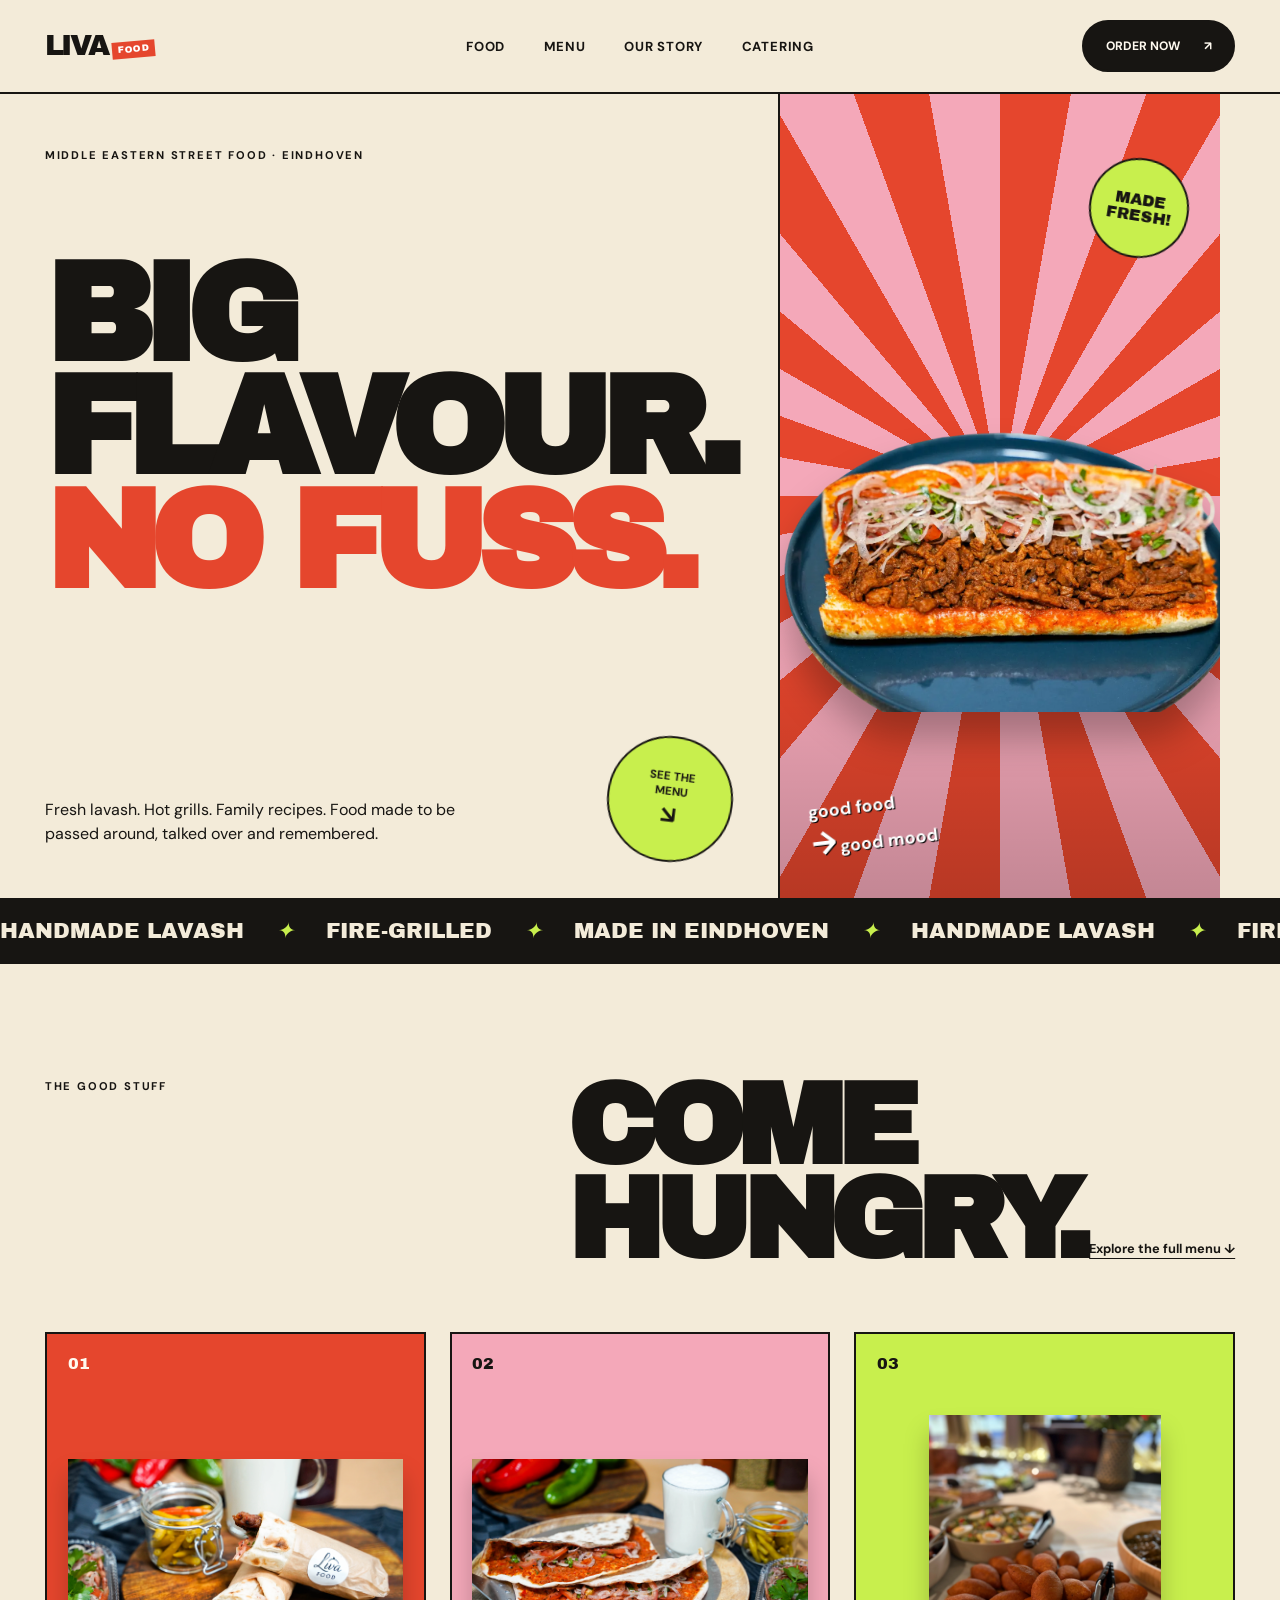
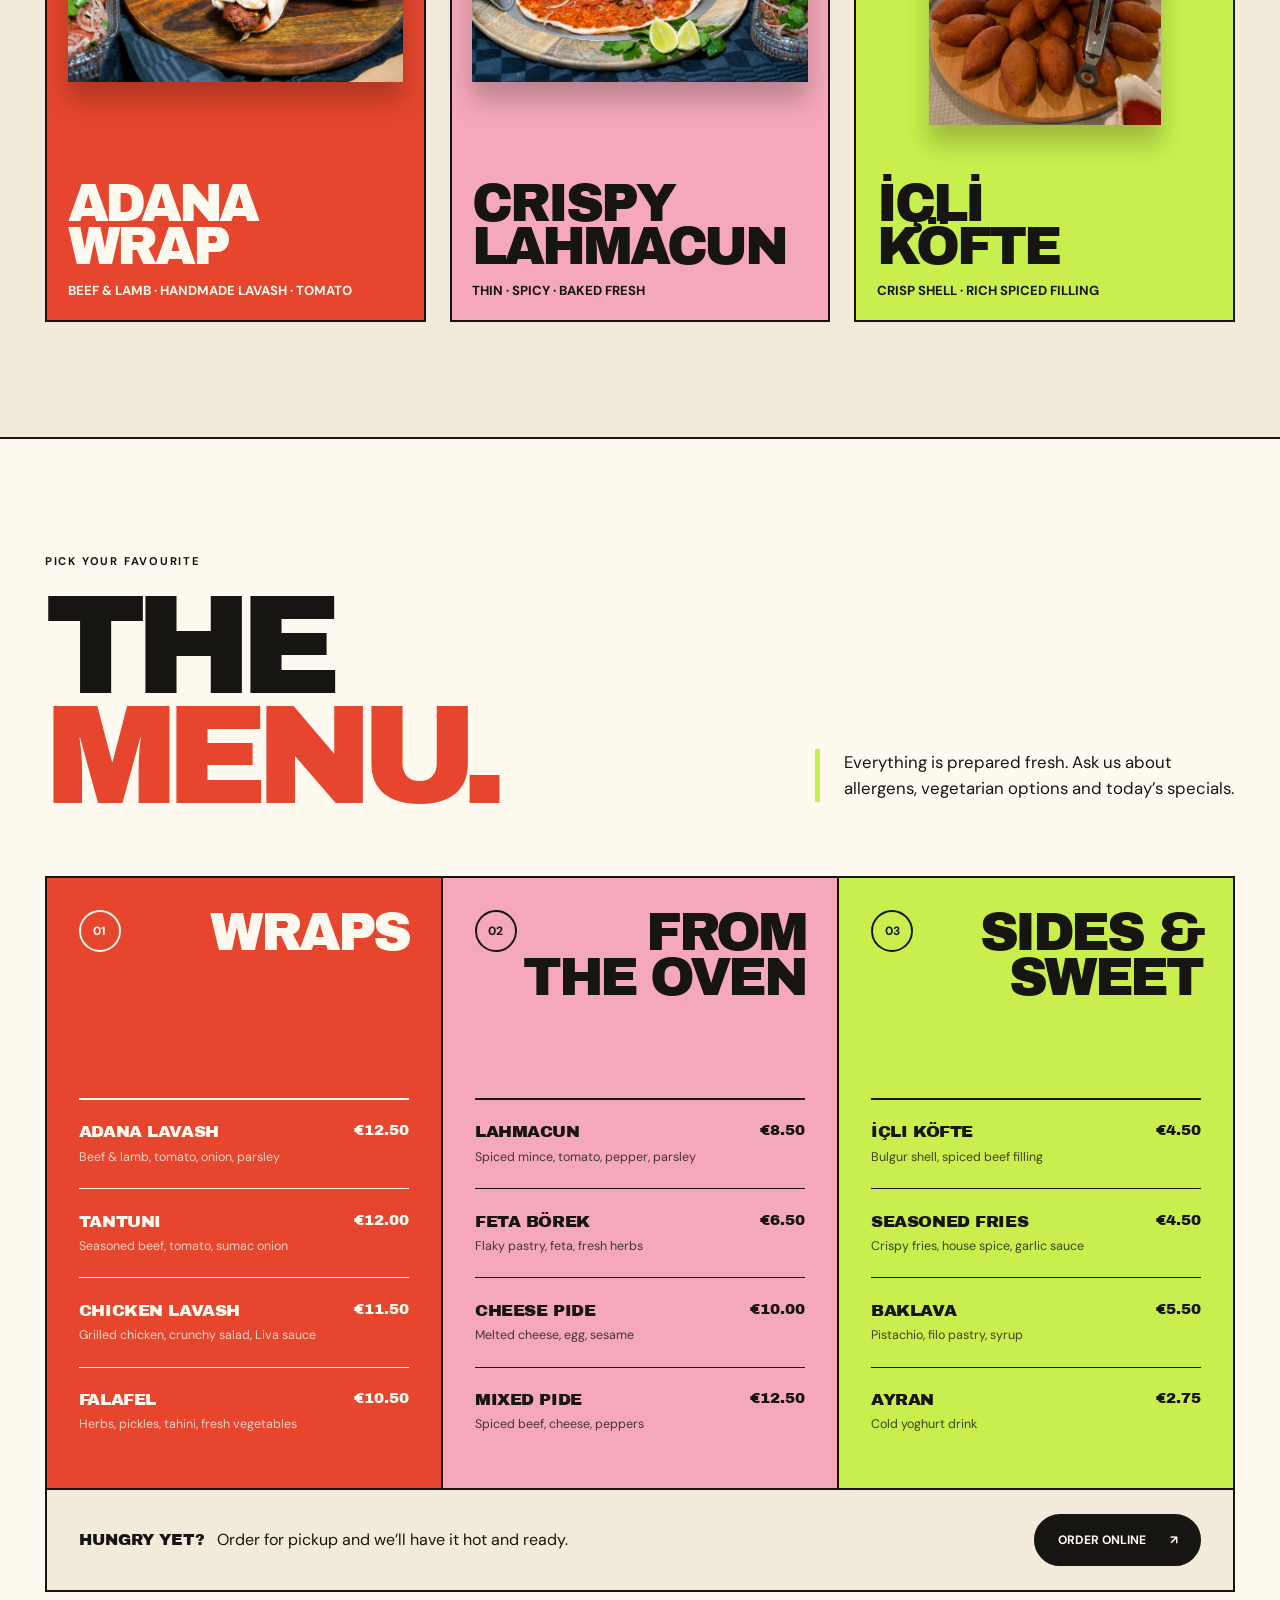
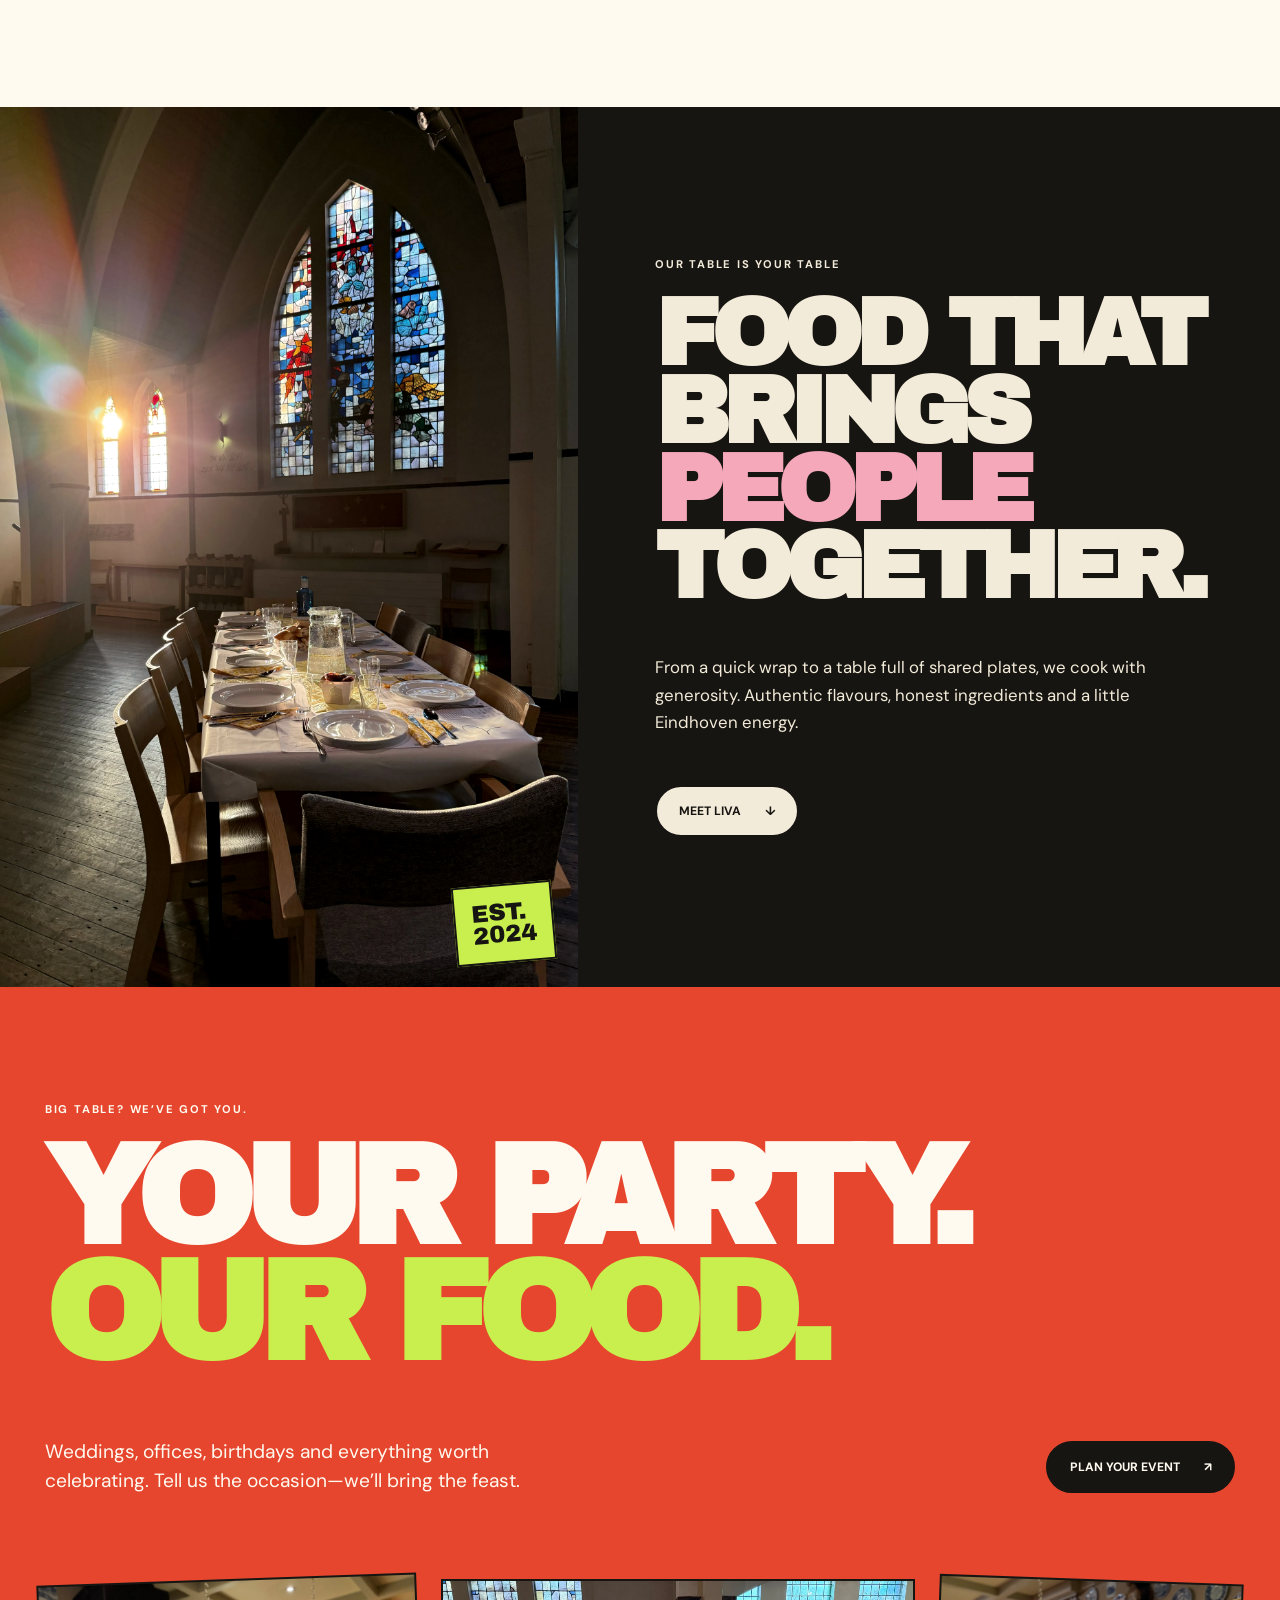
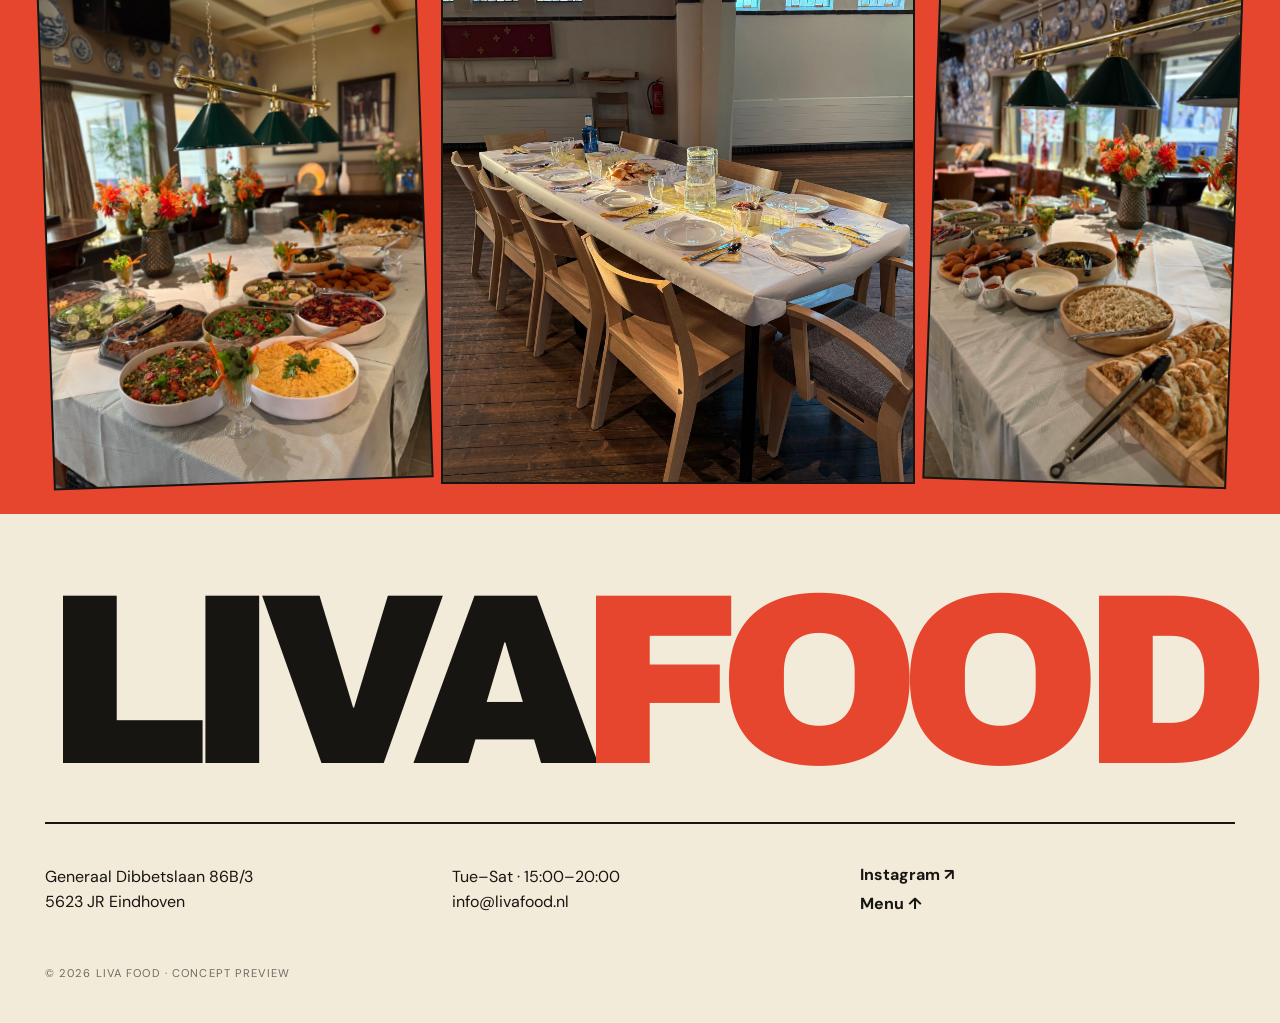
<file: index.html>
<!doctype html>
<html lang="en">
<head>
  <meta charset="utf-8">
  <meta name="viewport" content="width=device-width, initial-scale=1">
  <meta name="description" content="Liva Food — bold Middle Eastern street food and catering in Eindhoven.">
  <title>Liva Food — Concept</title>
  <link rel="preconnect" href="https://fonts.googleapis.com">
  <link rel="preconnect" href="https://fonts.gstatic.com" crossorigin>
  <link href="https://fonts.googleapis.com/css2?family=Archivo+Black&family=DM+Sans:wght@400;500;700&display=swap" rel="stylesheet">
  <link rel="stylesheet" href="concept.css">
</head>
<body>
  <header class="site-header">
    <a class="brand" href="index.html" aria-label="Liva Food concept home">
      <span>LIVA</span><small>FOOD</small>
    </a>
    <nav class="desktop-nav" aria-label="Main navigation">
      <a href="#food">Food</a><a href="#menu">Menu</a><a href="#story">Our story</a><a href="#catering">Catering</a>
    </nav>
    <a class="pill pill-dark order-top" href="https://liva-food-nl.sides-shop.com/articles" target="_blank" rel="noopener">Order now <span>↗</span></a>
    <button class="menu-toggle" type="button" aria-label="Open menu" aria-expanded="false"><span></span><span></span></button>
  </header>

  <main>
    <section class="hero" aria-labelledby="hero-title">
      <div class="hero-copy">
        <p class="kicker">Middle Eastern street food · Eindhoven</p>
        <h1 id="hero-title"><span>BIG</span><span>FLAVOUR.</span><span class="accent-line">NO FUSS.</span></h1>
        <div class="hero-bottom">
          <p>Fresh lavash. Hot grills. Family recipes. Food made to be passed around, talked over and remembered.</p>
          <a class="round-link" href="#menu" aria-label="See the menu"><span>SEE THE<br>MENU</span><b>↘</b></a>
        </div>
      </div>
      <div class="hero-visual">
        <div class="sunburst" aria-hidden="true"></div>
        <span class="sticker">MADE<br>FRESH!</span>
        <img src="images/Tantuni3-Photoroom.webp" alt="Freshly prepared Liva Food wrap">
        <div class="scribble" aria-hidden="true">good food<br><i>→</i> good mood</div>
      </div>
    </section>

    <div class="marquee" aria-label="Fresh food highlights">
      <div><span>HANDMADE LAVASH</span><i>✦</i><span>FIRE-GRILLED</span><i>✦</i><span>MADE IN EINDHOVEN</span><i>✦</i><span>HANDMADE LAVASH</span><i>✦</i><span>FIRE-GRILLED</span><i>✦</i></div>
    </div>

    <section class="food-section" id="food">
      <div class="section-heading">
        <p class="kicker">The good stuff</p>
        <h2>COME<br>HUNGRY.</h2>
        <a class="text-link" href="#menu">Explore the full menu ↓</a>
      </div>
      <div class="food-grid">
        <a class="food-card card-red" href="#menu">
          <span class="number">01</span>
          <img src="images/Adana Lavash1.webp" alt="Adana lavash wrap">
          <div><h3>ADANA<br>WRAP</h3><p>Beef & lamb · handmade lavash · tomato</p></div>
        </a>
        <a class="food-card card-pink" href="#menu">
          <span class="number">02</span>
          <img src="images/Lahmacun5.webp" alt="Crispy lahmacun">
          <div><h3>CRISPY<br>LAHMACUN</h3><p>Thin · spicy · baked fresh</p></div>
        </a>
        <a class="food-card card-green" href="#menu">
          <span class="number">03</span>
          <img src="images/iclikofte.webp" alt="Icli kofte">
          <div><h3>İÇLİ<br>KÖFTE</h3><p>Crisp shell · rich spiced filling</p></div>
        </a>
      </div>
    </section>

    <section class="menu-section" id="menu" aria-labelledby="menu-title">
      <div class="menu-intro">
        <div>
          <p class="kicker">Pick your favourite</p>
          <h2 id="menu-title">THE<br><span>MENU.</span></h2>
        </div>
        <p class="menu-note">Everything is prepared fresh. Ask us about allergens, vegetarian options and today’s specials.</p>
      </div>

      <div class="menu-board">
        <div class="menu-column">
          <div class="menu-category"><span class="category-number">01</span><h3>WRAPS</h3></div>
          <ul class="menu-list">
            <li><div><h4>Adana lavash</h4><p>Beef &amp; lamb, tomato, onion, parsley</p></div><strong>€12.50</strong></li>
            <li><div><h4>Tantuni</h4><p>Seasoned beef, tomato, sumac onion</p></div><strong>€12.00</strong></li>
            <li><div><h4>Chicken lavash</h4><p>Grilled chicken, crunchy salad, Liva sauce</p></div><strong>€11.50</strong></li>
            <li><div><h4>Falafel</h4><p>Herbs, pickles, tahini, fresh vegetables</p></div><strong>€10.50</strong></li>
          </ul>
        </div>
        <div class="menu-column menu-column-pink">
          <div class="menu-category"><span class="category-number">02</span><h3>FROM<br>THE OVEN</h3></div>
          <ul class="menu-list">
            <li><div><h4>Lahmacun</h4><p>Spiced mince, tomato, pepper, parsley</p></div><strong>€8.50</strong></li>
            <li><div><h4>Feta börek</h4><p>Flaky pastry, feta, fresh herbs</p></div><strong>€6.50</strong></li>
            <li><div><h4>Cheese pide</h4><p>Melted cheese, egg, sesame</p></div><strong>€10.00</strong></li>
            <li><div><h4>Mixed pide</h4><p>Spiced beef, cheese, peppers</p></div><strong>€12.50</strong></li>
          </ul>
        </div>
        <div class="menu-column menu-column-acid">
          <div class="menu-category"><span class="category-number">03</span><h3>SIDES &amp;<br>SWEET</h3></div>
          <ul class="menu-list">
            <li><div><h4>İçli köfte</h4><p>Bulgur shell, spiced beef filling</p></div><strong>€4.50</strong></li>
            <li><div><h4>Seasoned fries</h4><p>Crispy fries, house spice, garlic sauce</p></div><strong>€4.50</strong></li>
            <li><div><h4>Baklava</h4><p>Pistachio, filo pastry, syrup</p></div><strong>€5.50</strong></li>
            <li><div><h4>Ayran</h4><p>Cold yoghurt drink</p></div><strong>€2.75</strong></li>
          </ul>
        </div>
      </div>

      <div class="menu-cta">
        <p><span>HUNGRY YET?</span> Order for pickup and we’ll have it hot and ready.</p>
        <a class="pill pill-dark" href="https://liva-food-nl.sides-shop.com/articles" target="_blank" rel="noopener">Order online <span>↗</span></a>
      </div>
    </section>

    <section class="story" id="story">
      <div class="story-image">
        <img src="images/image00160.webp" alt="A Liva Food catering table">
        <span>EST.<br>2024</span>
      </div>
      <div class="story-copy">
        <p class="kicker">Our table is your table</p>
        <h2>FOOD THAT<br>BRINGS<br><em>PEOPLE</em><br>TOGETHER.</h2>
        <p>From a quick wrap to a table full of shared plates, we cook with generosity. Authentic flavours, honest ingredients and a little Eindhoven energy.</p>
        <a class="pill pill-light" href="#catering">Meet Liva <span>↓</span></a>
      </div>
    </section>

    <section class="catering" id="catering">
      <p class="kicker">Big table? We’ve got you.</p>
      <h2>YOUR PARTY.<br><span>OUR FOOD.</span></h2>
      <div class="catering-row">
        <p>Weddings, offices, birthdays and everything worth celebrating. Tell us the occasion—we’ll bring the feast.</p>
        <a class="pill pill-dark" href="contact.html">Plan your event <span>↗</span></a>
      </div>
      <div class="photo-strip">
        <img src="images/image00012.webp" alt="Liva Food event catering">
        <img src="images/image00158.webp" alt="A catered celebration">
        <img src="images/image00009.webp" alt="Freshly prepared catering dishes">
      </div>
    </section>
  </main>

  <footer>
    <div class="footer-mark">LIVA<span>FOOD</span></div>
    <div class="footer-info">
      <p>Generaal Dibbetslaan 86B/3<br>5623 JR Eindhoven</p>
      <p>Tue–Sat · 15:00–20:00<br><a href="mailto:info@livafood.nl">info@livafood.nl</a></p>
      <div><a href="https://www.instagram.com/livafood.nl" target="_blank" rel="noopener">Instagram ↗</a><a href="#menu">Menu ↑</a></div>
    </div>
    <p class="copyright">© 2026 Liva Food · Concept preview</p>
  </footer>

  <script>
    const toggle = document.querySelector('.menu-toggle');
    const nav = document.querySelector('.desktop-nav');
    toggle.addEventListener('click', () => {
      const open = document.body.classList.toggle('nav-open');
      toggle.setAttribute('aria-expanded', open);
    });
    nav.querySelectorAll('a').forEach(link => link.addEventListener('click', () => {
      document.body.classList.remove('nav-open');
      toggle.setAttribute('aria-expanded', 'false');
    }));
  </script>
</body>
</html>
</file>
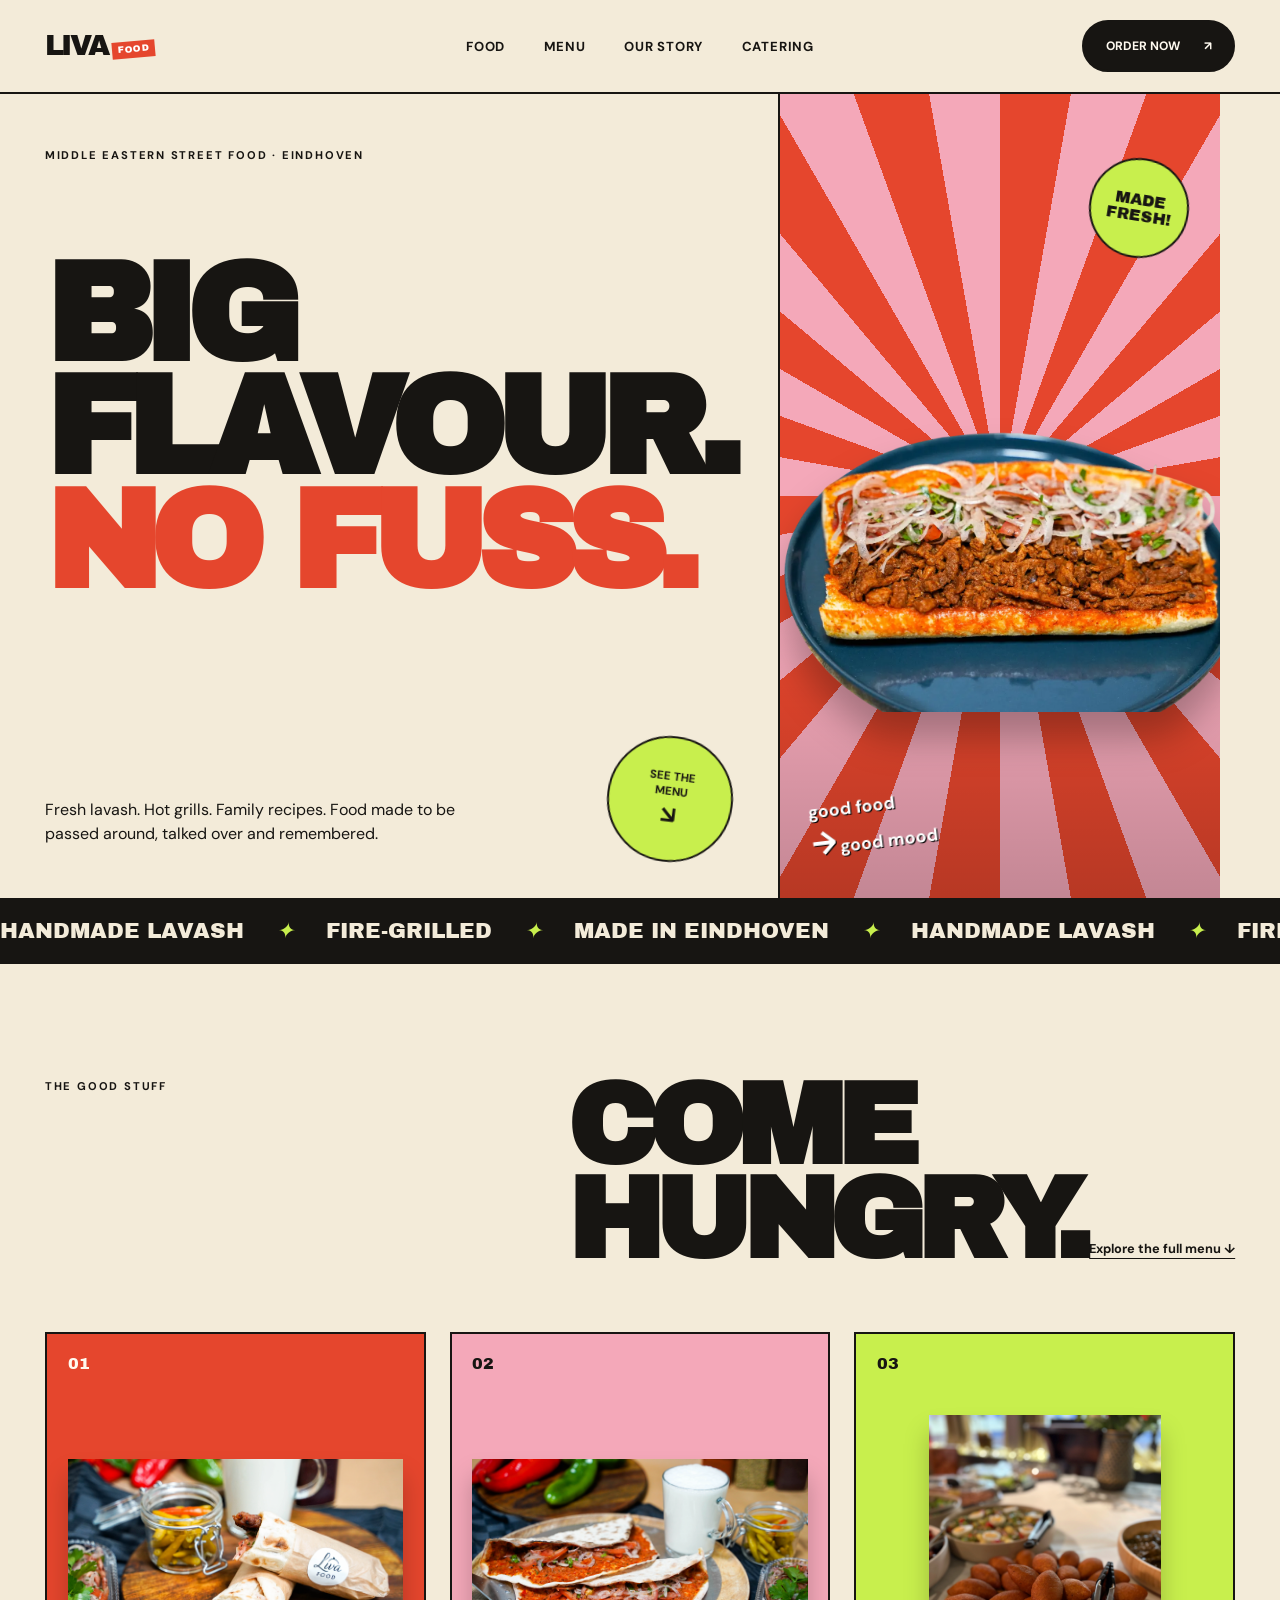
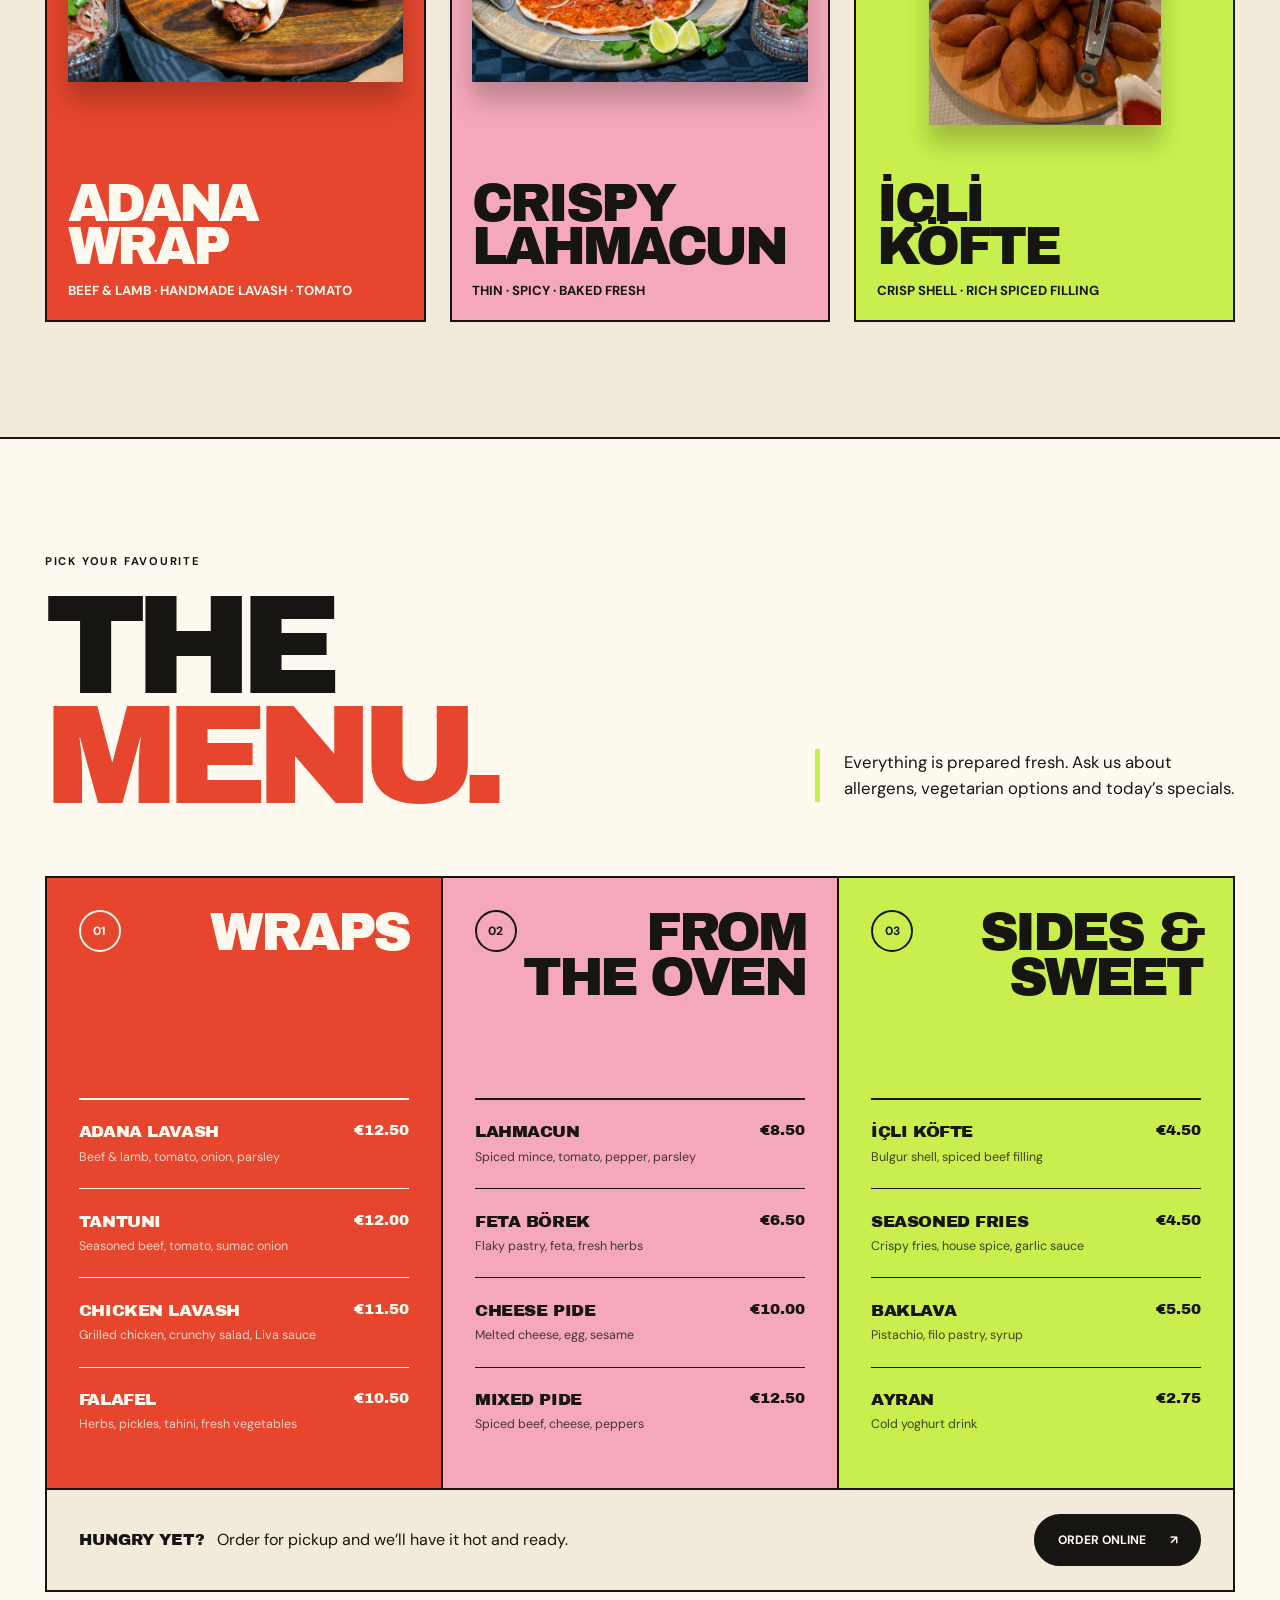
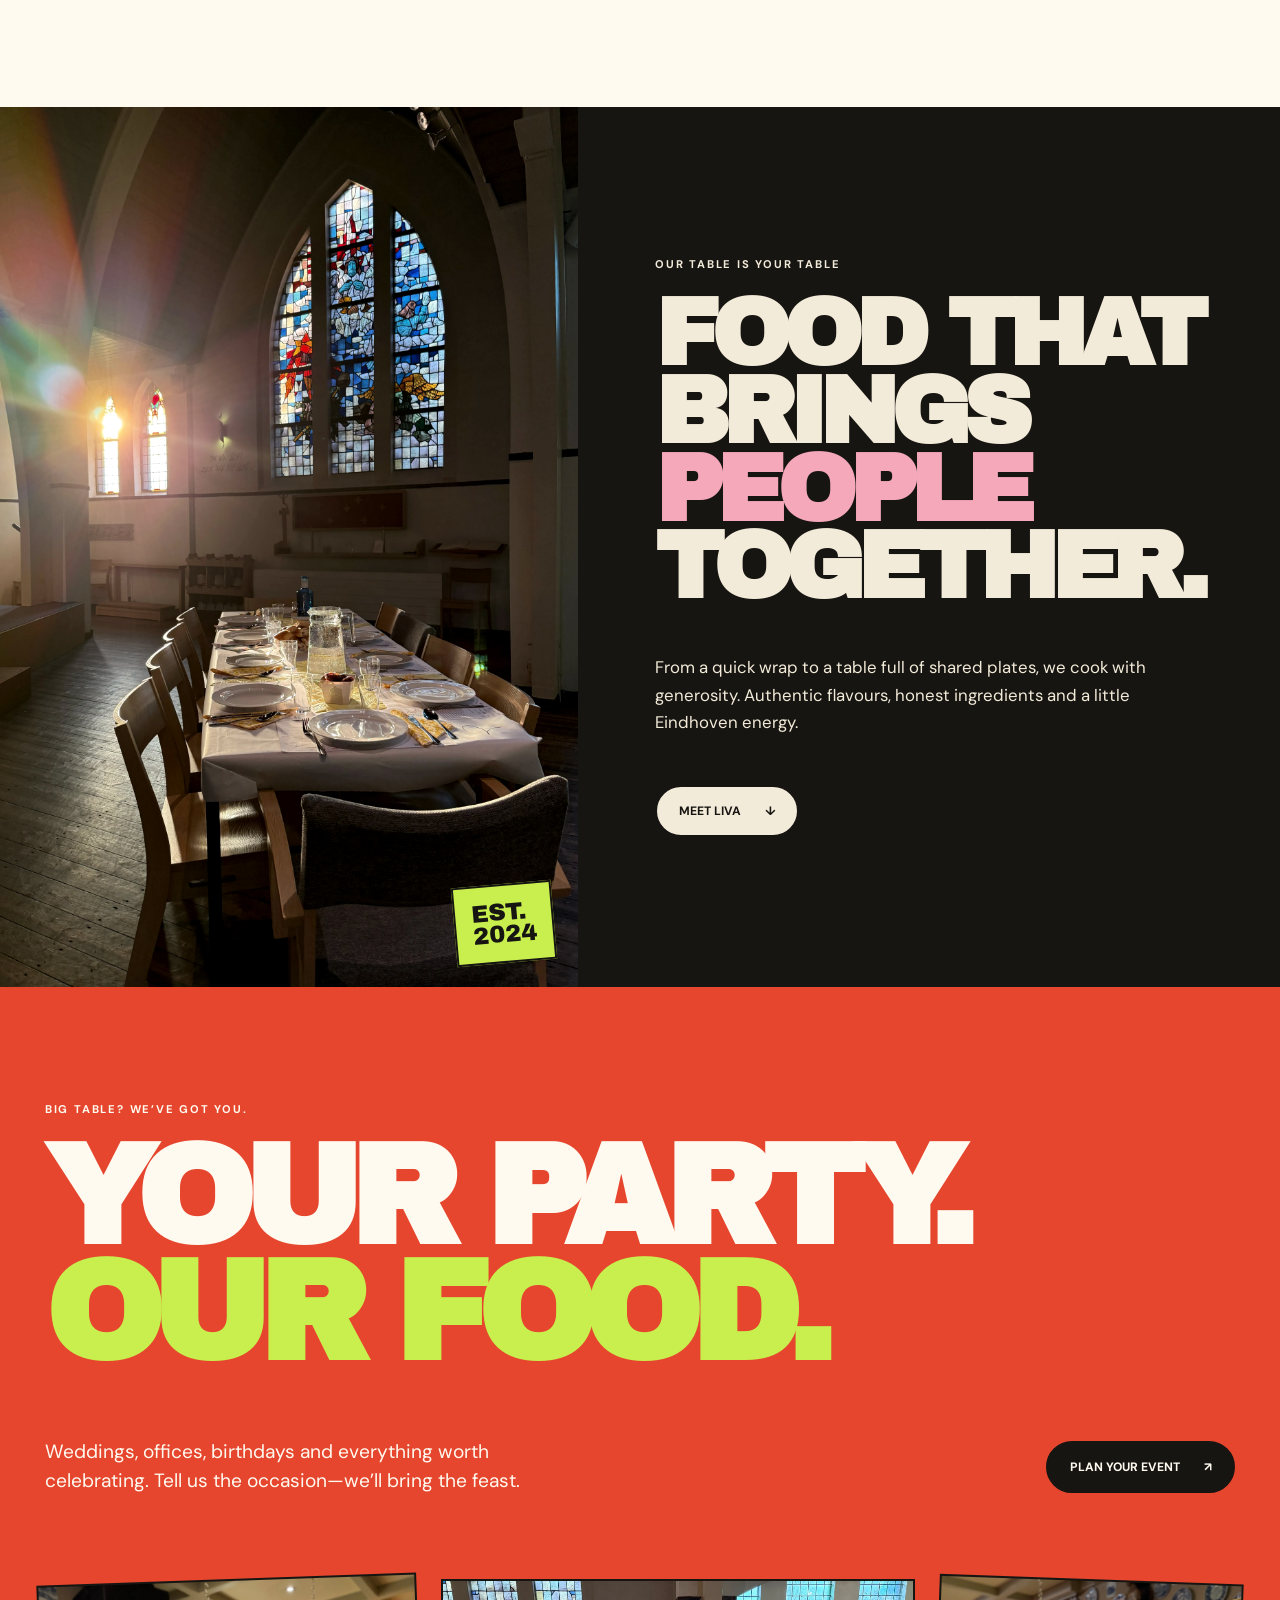
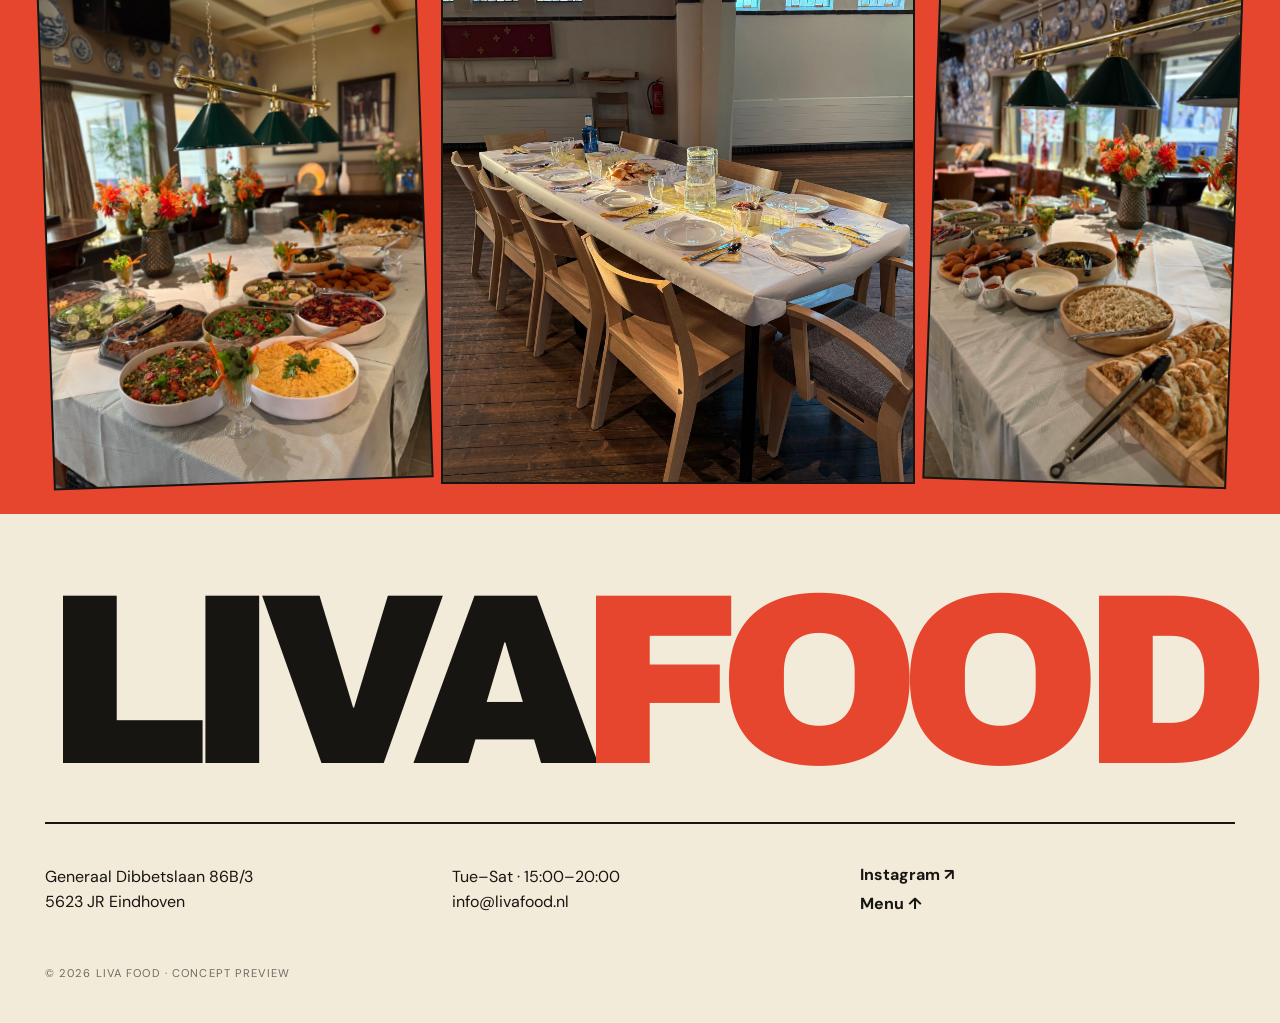
<file: concept.html>
<!doctype html>
<html lang="en">
<head>
  <meta charset="utf-8">
  <meta name="viewport" content="width=device-width, initial-scale=1">
  <meta name="description" content="Liva Food — bold Middle Eastern street food and catering in Eindhoven.">
  <title>Liva Food — Concept</title>
  <link rel="preconnect" href="https://fonts.googleapis.com">
  <link rel="preconnect" href="https://fonts.gstatic.com" crossorigin>
  <link href="https://fonts.googleapis.com/css2?family=Archivo+Black&family=DM+Sans:wght@400;500;700&display=swap" rel="stylesheet">
  <link rel="stylesheet" href="concept.css">
</head>
<body>
  <header class="site-header">
    <a class="brand" href="concept.html" aria-label="Liva Food concept home">
      <span>LIVA</span><small>FOOD</small>
    </a>
    <nav class="desktop-nav" aria-label="Main navigation">
      <a href="#food">Food</a><a href="#menu">Menu</a><a href="#story">Our story</a><a href="#catering">Catering</a>
    </nav>
    <a class="pill pill-dark order-top" href="https://liva-food-nl.sides-shop.com/articles" target="_blank" rel="noopener">Order now <span>↗</span></a>
    <button class="menu-toggle" type="button" aria-label="Open menu" aria-expanded="false"><span></span><span></span></button>
  </header>

  <main>
    <section class="hero" aria-labelledby="hero-title">
      <div class="hero-copy">
        <p class="kicker">Middle Eastern street food · Eindhoven</p>
        <h1 id="hero-title"><span>BIG</span><span>FLAVOUR.</span><span class="accent-line">NO FUSS.</span></h1>
        <div class="hero-bottom">
          <p>Fresh lavash. Hot grills. Family recipes. Food made to be passed around, talked over and remembered.</p>
          <a class="round-link" href="#menu" aria-label="See the menu"><span>SEE THE<br>MENU</span><b>↘</b></a>
        </div>
      </div>
      <div class="hero-visual">
        <div class="sunburst" aria-hidden="true"></div>
        <span class="sticker">MADE<br>FRESH!</span>
        <img src="images/Tantuni3-Photoroom.webp" alt="Freshly prepared Liva Food wrap">
        <div class="scribble" aria-hidden="true">good food<br><i>→</i> good mood</div>
      </div>
    </section>

    <div class="marquee" aria-label="Fresh food highlights">
      <div><span>HANDMADE LAVASH</span><i>✦</i><span>FIRE-GRILLED</span><i>✦</i><span>MADE IN EINDHOVEN</span><i>✦</i><span>HANDMADE LAVASH</span><i>✦</i><span>FIRE-GRILLED</span><i>✦</i></div>
    </div>

    <section class="food-section" id="food">
      <div class="section-heading">
        <p class="kicker">The good stuff</p>
        <h2>COME<br>HUNGRY.</h2>
        <a class="text-link" href="#menu">Explore the full menu ↓</a>
      </div>
      <div class="food-grid">
        <a class="food-card card-red" href="#menu">
          <span class="number">01</span>
          <img src="images/Adana Lavash1.webp" alt="Adana lavash wrap">
          <div><h3>ADANA<br>WRAP</h3><p>Beef & lamb · handmade lavash · tomato</p></div>
        </a>
        <a class="food-card card-pink" href="#menu">
          <span class="number">02</span>
          <img src="images/Lahmacun5.webp" alt="Crispy lahmacun">
          <div><h3>CRISPY<br>LAHMACUN</h3><p>Thin · spicy · baked fresh</p></div>
        </a>
        <a class="food-card card-green" href="#menu">
          <span class="number">03</span>
          <img src="images/iclikofte.webp" alt="Icli kofte">
          <div><h3>İÇLİ<br>KÖFTE</h3><p>Crisp shell · rich spiced filling</p></div>
        </a>
      </div>
    </section>

    <section class="menu-section" id="menu" aria-labelledby="menu-title">
      <div class="menu-intro">
        <div>
          <p class="kicker">Pick your favourite</p>
          <h2 id="menu-title">THE<br><span>MENU.</span></h2>
        </div>
        <p class="menu-note">Everything is prepared fresh. Ask us about allergens, vegetarian options and today’s specials.</p>
      </div>

      <div class="menu-board">
        <div class="menu-column">
          <div class="menu-category"><span class="category-number">01</span><h3>WRAPS</h3></div>
          <ul class="menu-list">
            <li><div><h4>Adana lavash</h4><p>Beef &amp; lamb, tomato, onion, parsley</p></div><strong>€12.50</strong></li>
            <li><div><h4>Tantuni</h4><p>Seasoned beef, tomato, sumac onion</p></div><strong>€12.00</strong></li>
            <li><div><h4>Chicken lavash</h4><p>Grilled chicken, crunchy salad, Liva sauce</p></div><strong>€11.50</strong></li>
            <li><div><h4>Falafel</h4><p>Herbs, pickles, tahini, fresh vegetables</p></div><strong>€10.50</strong></li>
          </ul>
        </div>
        <div class="menu-column menu-column-pink">
          <div class="menu-category"><span class="category-number">02</span><h3>FROM<br>THE OVEN</h3></div>
          <ul class="menu-list">
            <li><div><h4>Lahmacun</h4><p>Spiced mince, tomato, pepper, parsley</p></div><strong>€8.50</strong></li>
            <li><div><h4>Feta börek</h4><p>Flaky pastry, feta, fresh herbs</p></div><strong>€6.50</strong></li>
            <li><div><h4>Cheese pide</h4><p>Melted cheese, egg, sesame</p></div><strong>€10.00</strong></li>
            <li><div><h4>Mixed pide</h4><p>Spiced beef, cheese, peppers</p></div><strong>€12.50</strong></li>
          </ul>
        </div>
        <div class="menu-column menu-column-acid">
          <div class="menu-category"><span class="category-number">03</span><h3>SIDES &amp;<br>SWEET</h3></div>
          <ul class="menu-list">
            <li><div><h4>İçli köfte</h4><p>Bulgur shell, spiced beef filling</p></div><strong>€4.50</strong></li>
            <li><div><h4>Seasoned fries</h4><p>Crispy fries, house spice, garlic sauce</p></div><strong>€4.50</strong></li>
            <li><div><h4>Baklava</h4><p>Pistachio, filo pastry, syrup</p></div><strong>€5.50</strong></li>
            <li><div><h4>Ayran</h4><p>Cold yoghurt drink</p></div><strong>€2.75</strong></li>
          </ul>
        </div>
      </div>

      <div class="menu-cta">
        <p><span>HUNGRY YET?</span> Order for pickup and we’ll have it hot and ready.</p>
        <a class="pill pill-dark" href="https://liva-food-nl.sides-shop.com/articles" target="_blank" rel="noopener">Order online <span>↗</span></a>
      </div>
    </section>

    <section class="story" id="story">
      <div class="story-image">
        <img src="images/image00160.webp" alt="A Liva Food catering table">
        <span>EST.<br>2024</span>
      </div>
      <div class="story-copy">
        <p class="kicker">Our table is your table</p>
        <h2>FOOD THAT<br>BRINGS<br><em>PEOPLE</em><br>TOGETHER.</h2>
        <p>From a quick wrap to a table full of shared plates, we cook with generosity. Authentic flavours, honest ingredients and a little Eindhoven energy.</p>
        <a class="pill pill-light" href="#catering">Meet Liva <span>↓</span></a>
      </div>
    </section>

    <section class="catering" id="catering">
      <p class="kicker">Big table? We’ve got you.</p>
      <h2>YOUR PARTY.<br><span>OUR FOOD.</span></h2>
      <div class="catering-row">
        <p>Weddings, offices, birthdays and everything worth celebrating. Tell us the occasion—we’ll bring the feast.</p>
        <a class="pill pill-dark" href="contact.html">Plan your event <span>↗</span></a>
      </div>
      <div class="photo-strip">
        <img src="images/image00012.webp" alt="Liva Food event catering">
        <img src="images/image00158.webp" alt="A catered celebration">
        <img src="images/image00009.webp" alt="Freshly prepared catering dishes">
      </div>
    </section>
  </main>

  <footer>
    <div class="footer-mark">LIVA<span>FOOD</span></div>
    <div class="footer-info">
      <p>Generaal Dibbetslaan 86B/3<br>5623 JR Eindhoven</p>
      <p>Tue–Sat · 15:00–20:00<br><a href="mailto:info@livafood.nl">info@livafood.nl</a></p>
      <div><a href="https://www.instagram.com/livafood.nl" target="_blank" rel="noopener">Instagram ↗</a><a href="#menu">Menu ↑</a></div>
    </div>
    <p class="copyright">© 2026 Liva Food · Concept preview</p>
  </footer>

  <script>
    const toggle = document.querySelector('.menu-toggle');
    const nav = document.querySelector('.desktop-nav');
    toggle.addEventListener('click', () => {
      const open = document.body.classList.toggle('nav-open');
      toggle.setAttribute('aria-expanded', open);
    });
    nav.querySelectorAll('a').forEach(link => link.addEventListener('click', () => {
      document.body.classList.remove('nav-open');
      toggle.setAttribute('aria-expanded', 'false');
    }));
  </script>
</body>
</html>
</file>
<file: concept.css>
:root{--cream:#f3ebd9;--ink:#171512;--red:#e5462d;--pink:#f4a8b9;--acid:#c8ef4d;--white:#fffaf0;--line:2px solid var(--ink)}
*{box-sizing:border-box}html{scroll-behavior:smooth}body{margin:0;background:var(--cream);color:var(--ink);font-family:"DM Sans",sans-serif;overflow-x:hidden}a{color:inherit;text-decoration:none}img{display:block;width:100%}.site-header{height:94px;padding:0 3.5vw;display:grid;grid-template-columns:1fr auto 1fr;align-items:center;border-bottom:var(--line);position:relative;z-index:20;background:var(--cream)}.brand{width:max-content;display:flex;align-items:flex-end;gap:.3rem;font-family:"Archivo Black",sans-serif;font-size:1.8rem;letter-spacing:-.08em;line-height:.8}.brand small{font-size:.58rem;letter-spacing:.05em;background:var(--red);color:white;padding:.3rem .38rem;transform:rotate(-5deg)}.desktop-nav{display:flex;gap:2.4rem;font-weight:700;font-size:.82rem;text-transform:uppercase;letter-spacing:.06em}.desktop-nav a{position:relative}.desktop-nav a:after{content:"";position:absolute;left:0;bottom:-5px;width:100%;height:3px;background:var(--red);transform:scaleX(0);transform-origin:right;transition:transform .25s}.desktop-nav a:hover:after{transform:scaleX(1);transform-origin:left}.pill{display:inline-flex;align-items:center;justify-content:center;gap:1.5rem;border:var(--line);padding:1rem 1.35rem;border-radius:999px;text-transform:uppercase;font-weight:700;font-size:.76rem;transition:.22s}.pill:hover{transform:translateY(-3px);box-shadow:4px 4px 0 var(--ink)}.pill-dark{background:var(--ink);color:var(--white)}.pill-light{background:var(--cream);color:var(--ink)}.order-top{justify-self:end}.menu-toggle{display:none;background:none;border:0;width:44px;height:44px;padding:10px}.menu-toggle span{display:block;height:2px;background:var(--ink);margin:7px 0}.hero{min-height:calc(100vh - 94px);display:grid;grid-template-columns:1.12fr .88fr;border-bottom:var(--line)}.hero-copy{padding:6vh 3.5vw 4vh;display:flex;flex-direction:column;justify-content:space-between}.kicker{text-transform:uppercase;font-size:.7rem;font-weight:700;letter-spacing:.16em;margin:0 0 1.5rem}.hero h1,.section-heading h2,.story h2,.catering h2{font-family:"Archivo Black",sans-serif;letter-spacing:-.075em;line-height:.82;margin:0}.hero h1{font-size:clamp(5.7rem,10.8vw,11rem)}.hero h1 span{display:block}.hero h1 .accent-line{color:var(--red);white-space:nowrap}.hero-bottom{display:flex;align-items:flex-end;justify-content:space-between;gap:2rem;margin-top:4rem}.hero-bottom>p{font-size:1rem;line-height:1.5;max-width:440px}.round-link{width:126px;height:126px;border:var(--line);border-radius:50%;background:var(--acid);display:flex;flex-direction:column;align-items:center;justify-content:center;font-weight:700;font-size:.72rem;text-align:center;transform:rotate(7deg);transition:.3s}.round-link b{font-size:1.5rem}.round-link:hover{transform:rotate(-5deg) scale(1.05)}.hero-visual{position:relative;min-height:620px;overflow:hidden;background:var(--pink);border-left:var(--line)}.hero-visual:after{content:"";position:absolute;inset:0;background:linear-gradient(180deg,transparent 65%,rgba(0,0,0,.2));pointer-events:none}.hero-visual>img{position:absolute;z-index:2;inset:auto -9% 2% -5%;width:114%;height:84%;object-fit:contain;filter:drop-shadow(0 25px 18px rgba(0,0,0,.28));animation:food-in .85s cubic-bezier(.2,.75,.2,1) both}.sunburst{position:absolute;inset:-20%;background:repeating-conic-gradient(var(--red) 0deg 10deg,var(--pink) 10deg 20deg);animation:slow-spin 55s linear infinite}.sticker{position:absolute;z-index:4;right:7%;top:8%;width:100px;height:100px;border-radius:50%;background:var(--acid);border:var(--line);display:grid;place-content:center;text-align:center;font:1rem/1 "Archivo Black";transform:rotate(9deg)}.scribble{position:absolute;z-index:4;left:7%;bottom:5%;color:white;font-weight:700;font-size:1.1rem;transform:rotate(-7deg);text-shadow:1px 1px 0 #000}.scribble i{font-size:2rem}.marquee{overflow:hidden;background:var(--ink);color:var(--cream);border-bottom:var(--line);padding:1.15rem 0}.marquee div{display:flex;width:max-content;gap:2rem;align-items:center;animation:marquee 18s linear infinite;font:1.35rem "Archivo Black"}.marquee i{color:var(--acid)}.food-section{padding:9vw 3.5vw}.section-heading{display:grid;grid-template-columns:1fr 1fr auto;align-items:end;margin-bottom:4rem}.section-heading .kicker{align-self:start}.section-heading h2{font-size:clamp(5rem,9vw,9.5rem)}.text-link{font-size:.8rem;font-weight:700;text-decoration:underline;text-underline-offset:5px;margin-bottom:.65rem}.food-grid{display:grid;grid-template-columns:repeat(3,1fr);gap:1.5rem}.food-card{position:relative;min-height:590px;border:var(--line);padding:1.3rem;display:flex;flex-direction:column;justify-content:space-between;overflow:hidden;transition:.3s}.food-card:hover{transform:translateY(-10px) rotate(-1deg);box-shadow:8px 8px 0 var(--ink)}.food-card:nth-child(2):hover{transform:translateY(-10px) rotate(1deg)}.food-card img{height:310px;object-fit:contain;filter:drop-shadow(0 18px 12px rgba(0,0,0,.22));transition:.35s}.food-card:hover img{transform:scale(1.08) rotate(4deg)}.food-card h3{font:3.3rem/.83 "Archivo Black";letter-spacing:-.06em;margin:.8rem 0}.food-card p{font-size:.82rem;font-weight:700;margin:0;text-transform:uppercase}.number{font:1rem "Archivo Black"}.card-red{background:var(--red);color:var(--white)}.card-pink{background:var(--pink)}.card-green{background:var(--acid)}.story{display:grid;grid-template-columns:1fr 1fr;background:var(--ink);color:var(--cream);min-height:880px}.story-image{position:relative;overflow:hidden}.story-image img{height:100%;object-fit:cover;filter:saturate(.85) contrast(1.05)}.story-image span{position:absolute;right:1.5rem;bottom:1.5rem;background:var(--acid);color:var(--ink);border:var(--line);border-color:var(--ink);padding:1rem;font:1.5rem/.9 "Archivo Black";transform:rotate(-5deg)}.story-copy{padding:8vw 6vw;display:flex;flex-direction:column;align-items:flex-start;justify-content:center}.story h2{font-size:clamp(4.6rem,7.4vw,8rem)}.story h2 em{font-style:normal;color:var(--pink)}.story-copy>p:not(.kicker){max-width:500px;font-size:1.05rem;line-height:1.65;margin:3rem 0}.catering{padding:9vw 3.5vw;background:var(--red);color:var(--white)}.catering h2{font-size:clamp(5.5rem,11vw,12rem)}.catering h2 span{color:var(--acid)}.catering-row{display:flex;align-items:center;justify-content:space-between;margin:3rem 0 4rem;gap:3rem}.catering-row>p{max-width:540px;font-size:1.2rem;line-height:1.5}.photo-strip{display:grid;grid-template-columns:1fr 1.25fr .8fr;gap:1rem;height:420px}.photo-strip img{height:100%;object-fit:cover;border:var(--line);border-color:var(--ink)}.photo-strip img:nth-child(1){transform:rotate(-2deg)}.photo-strip img:nth-child(3){transform:rotate(2deg)}footer{background:var(--cream);padding:6vw 3.5vw 2rem}.footer-mark{font:clamp(7rem,19vw,21rem)/.75 "Archivo Black";letter-spacing:-.09em;border-bottom:var(--line);padding-bottom:3rem}.footer-mark span{color:var(--red)}.footer-info{display:grid;grid-template-columns:1fr 1fr 1fr;gap:2rem;padding:2.5rem 0}.footer-info p{margin:0;line-height:1.6}.footer-info div{display:flex;flex-direction:column;gap:.5rem;font-weight:700}.copyright{font-size:.7rem;text-transform:uppercase;letter-spacing:.1em;opacity:.6}.hero-copy>*{animation:rise .6s both}.hero-copy .kicker{animation-delay:.05s}.hero h1{animation-delay:.15s}.hero-bottom{animation-delay:.3s}@keyframes rise{from{opacity:0;transform:translateY(25px)}to{opacity:1;transform:none}}@keyframes food-in{from{opacity:0;transform:translateY(60px) rotate(-8deg)}to{opacity:1;transform:none}}@keyframes slow-spin{to{transform:rotate(360deg)}}@keyframes marquee{to{transform:translateX(-50%)}}
@media (max-width:900px){.site-header{height:78px;grid-template-columns:1fr auto}.desktop-nav{display:none;position:absolute;left:0;top:78px;width:100%;background:var(--acid);border-bottom:var(--line);padding:2rem 3.5vw;flex-direction:column;font:1.8rem "Archivo Black"}.nav-open .desktop-nav{display:flex}.order-top{display:none}.menu-toggle{display:block}.hero{grid-template-columns:1fr}.hero-copy{min-height:620px}.hero h1{font-size:clamp(4.5rem,16vw,8rem)}.hero-visual{border-left:0;border-top:var(--line);min-height:620px}.section-heading{grid-template-columns:1fr}.section-heading h2{margin-bottom:2rem}.food-grid{grid-template-columns:1fr}.food-card{min-height:540px}.story{grid-template-columns:1fr}.story-image{height:650px}.photo-strip{grid-template-columns:1fr 1fr;height:auto}.photo-strip img{height:360px}.photo-strip img:last-child{display:none}.footer-info{grid-template-columns:1fr 1fr}}
@media (max-width:580px){.hero-copy{padding:3rem 1.2rem;min-height:540px}.hero h1{font-size:17.2vw}.hero-bottom{align-items:flex-start}.hero-bottom>p{font-size:.88rem}.round-link{width:100px;height:100px;flex:none}.hero-visual{min-height:480px}.sticker{width:80px;height:80px;font-size:.8rem}.food-section,.catering{padding:6rem 1.2rem}.section-heading h2,.catering h2{font-size:18vw}.food-card{min-height:500px}.food-card img{height:270px}.food-card h3{font-size:2.8rem}.story-image{height:520px}.story-copy{padding:6rem 1.2rem}.story h2{font-size:16vw}.catering-row{align-items:flex-start;flex-direction:column}.photo-strip{grid-template-columns:1fr}.photo-strip img{height:320px}.photo-strip img:nth-child(2){display:none}footer{padding:5rem 1.2rem 2rem}.footer-mark{font-size:26vw}.footer-info{grid-template-columns:1fr}.marquee div{font-size:1rem}}
@media (prefers-reduced-motion:reduce){*{scroll-behavior:auto!important;animation-duration:.01ms!important;animation-iteration-count:1!important;transition:none!important}}

/* Full menu */
.menu-section{padding:9vw 3.5vw;background:var(--white);border-top:var(--line);scroll-margin-top:1rem}
.menu-intro{display:grid;grid-template-columns:1fr minmax(260px,420px);align-items:end;gap:4rem;margin-bottom:4rem}
.menu-intro h2{font:clamp(5.5rem,11vw,12rem)/.78 "Archivo Black",sans-serif;letter-spacing:-.085em;margin:0}
.menu-intro h2 span{color:var(--red)}
.menu-note{font-size:1.05rem;line-height:1.6;margin:0 0 .6rem;padding-left:1.5rem;border-left:5px solid var(--acid)}
.menu-board{display:grid;grid-template-columns:repeat(3,1fr);border:var(--line);background:var(--ink);gap:2px}
.menu-column{background:var(--red);color:var(--white);padding:2rem;min-width:0}
.menu-column-pink{background:var(--pink);color:var(--ink)}
.menu-column-acid{background:var(--acid);color:var(--ink)}
.menu-category{min-height:190px;display:flex;justify-content:space-between;align-items:flex-start;border-bottom:2px solid currentColor;padding-bottom:2rem}
.menu-category h3{font:clamp(2.8rem,4.2vw,5rem)/.84 "Archivo Black",sans-serif;letter-spacing:-.065em;margin:0;text-align:right}
.category-number{border:2px solid currentColor;border-radius:50%;width:42px;height:42px;display:grid;place-items:center;font-weight:700;font-size:.75rem;flex:none}
.menu-list{list-style:none;padding:0;margin:0}
.menu-list li{display:grid;grid-template-columns:1fr auto;gap:1.25rem;padding:1.4rem 0;border-bottom:1px solid currentColor}
.menu-list li:last-child{border-bottom:0}
.menu-list h4{font:1.05rem "Archivo Black",sans-serif;text-transform:uppercase;letter-spacing:-.025em;margin:0 0 .4rem}
.menu-list p{font-size:.78rem;line-height:1.45;margin:0;opacity:.78}
.menu-list strong{font:.95rem "Archivo Black",sans-serif;white-space:nowrap}
.menu-cta{display:flex;align-items:center;justify-content:space-between;gap:2rem;border:var(--line);border-top:0;padding:1.5rem 2rem;background:var(--cream)}
.menu-cta p{margin:0}
.menu-cta p span{font-family:"Archivo Black",sans-serif;margin-right:.5rem}

@media (max-width:900px){.menu-intro{grid-template-columns:1fr}.menu-board{grid-template-columns:1fr}.menu-category{min-height:auto}.menu-column{padding:2rem}.menu-category h3{font-size:3.7rem}.menu-cta{align-items:flex-start}}
@media (max-width:580px){.menu-section{padding:6rem 1.2rem}.menu-intro{gap:2rem;margin-bottom:2.5rem}.menu-intro h2{font-size:20vw}.menu-note{font-size:.9rem}.menu-column{padding:1.35rem}.menu-category{padding-bottom:1.5rem}.menu-category h3{font-size:12vw}.menu-list li{padding:1.2rem 0}.menu-cta{flex-direction:column;padding:1.4rem}.menu-cta .pill{width:100%}}
</file>
